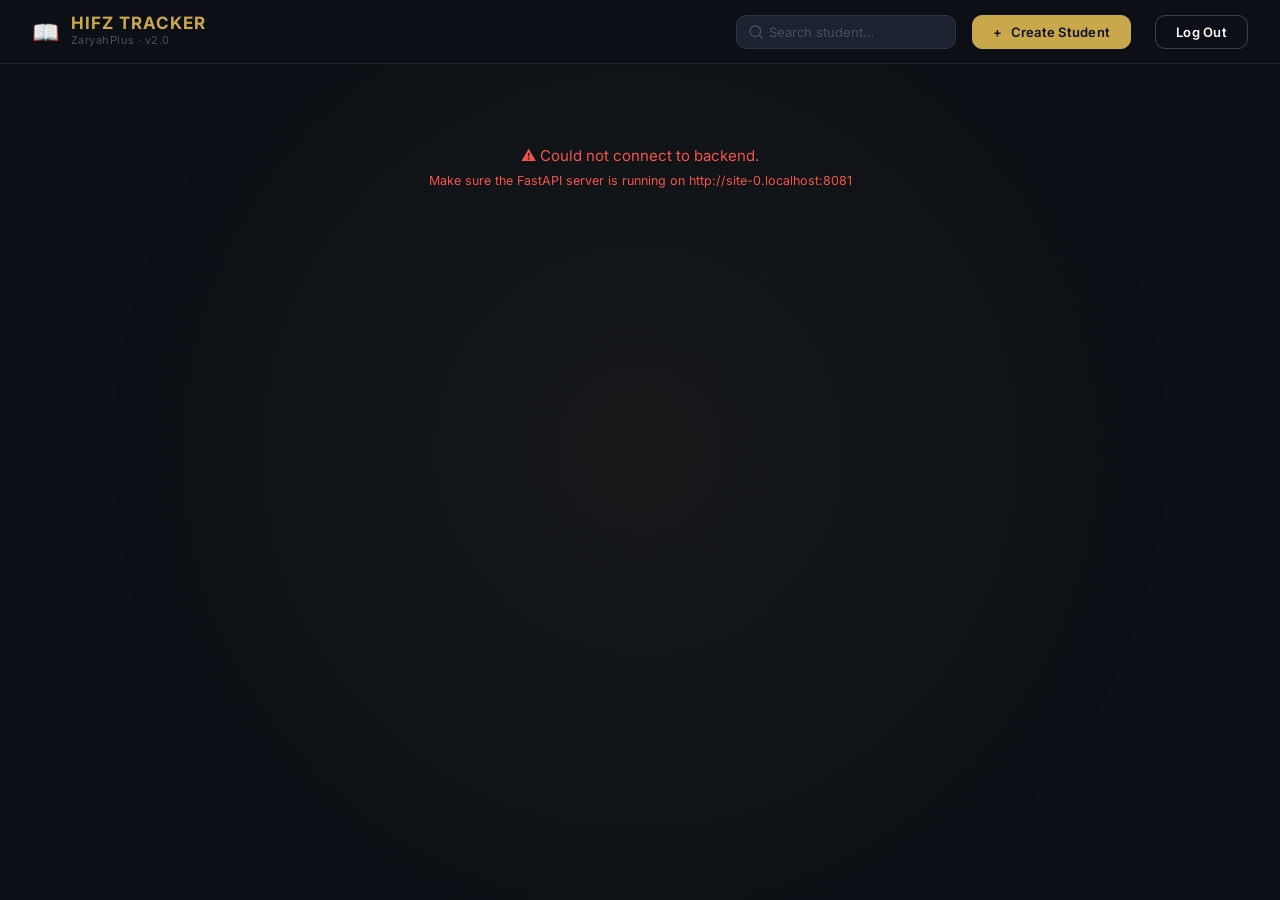
<file: frontend/index.html>
<!DOCTYPE html>
<html lang="en">
<head>
  <meta charset="UTF-8" />
  <meta name="viewport" content="width=device-width, initial-scale=1.0" />

  <!-- SEO -->
  <title>HIFZ TRACKER 2.0 — ZaryahPlus</title>
  <meta
    name="description"
    content="Internal Hifz progress tracker for coordinators. Manage student memorization records across batch years."
  />

  <!-- Google Fonts — Inter (body) + Amiri (Arabic feel accent) -->
  <link rel="preconnect" href="https://fonts.googleapis.com" />
  <link rel="preconnect" href="https://fonts.gstatic.com" crossorigin />
  <link
    href="https://fonts.googleapis.com/css2?family=Inter:wght@300;400;500;600;700&display=swap"
    rel="stylesheet"
  />

  <link rel="stylesheet" href="style.css" />
</head>
<body>
  <div class="live-bg" aria-hidden="true">
    <span class="bg-particle" style="--x:10%; --y:15%; --s:1; --d:0s;"></span>
    <span class="bg-particle" style="--x:25%; --y:85%; --s:0.6; --d:-5s;"></span>
    <span class="bg-particle" style="--x:45%; --y:35%; --s:1.2; --d:-2s;"></span>
    <span class="bg-particle" style="--x:60%; --y:70%; --s:0.8; --d:-8s;"></span>
    <span class="bg-particle" style="--x:80%; --y:25%; --s:1.5; --d:-12s;"></span>
    <span class="bg-particle" style="--x:90%; --y:65%; --s:0.7; --d:-3s;"></span>
    <span class="bg-particle" style="--x:5%;  --y:55%; --s:1.1; --d:-15s;"></span>
    <span class="bg-particle" style="--x:35%; --y:10%; --s:0.9; --d:-7s;"></span>
    <span class="bg-particle" style="--x:70%; --y:90%; --s:1.3; --d:-1s;"></span>
    <span class="bg-particle" style="--x:15%; --y:95%; --s:0.5; --d:-10s;"></span>
    <span class="bg-particle" style="--x:55%; --y:45%; --s:1.4; --d:-18s;"></span>
    <span class="bg-particle" style="--x:85%; --y:5%;  --s:0.8; --d:-4s;"></span>
    <span class="bg-particle" style="--x:50%; --y:100%;--s:1;   --d:-6s;"></span>
    <span class="bg-particle" style="--x:95%; --y:30%; --s:1.2; --d:-14s;"></span>
    <span class="bg-particle" style="--x:20%; --y:40%; --s:0.7; --d:-9s;"></span>
  </div>

  <!-- ════════════════════════════════════════════════════════════
       SPLASH SCREEN — ZaryahPlus brand intro
       Removed from DOM by script.js after CSS exit animation ends.
  ════════════════════════════════════════════════════════════ -->
  <div id="splash" role="presentation" aria-hidden="true">

    <!-- Floating gold particles -->
    <div class="splash-particles">
      <span class="sp" style="--x:7%;  --y:20%; --d:0.10s"></span>
      <span class="sp" style="--x:88%; --y:16%; --d:0.40s"></span>
      <span class="sp" style="--x:74%; --y:76%; --d:0.70s"></span>
      <span class="sp" style="--x:18%; --y:80%; --d:0.20s"></span>
      <span class="sp" style="--x:50%; --y:7%;  --d:0.90s"></span>
      <span class="sp" style="--x:93%; --y:50%; --d:0.30s"></span>
      <span class="sp" style="--x:5%;  --y:57%; --d:0.60s"></span>
      <span class="sp" style="--x:63%; --y:91%; --d:0.00s"></span>
      <span class="sp" style="--x:37%; --y:11%; --d:0.80s"></span>
      <span class="sp" style="--x:82%; --y:40%; --d:0.50s"></span>
      <span class="sp" style="--x:28%; --y:63%; --d:0.35s"></span>
      <span class="sp" style="--x:56%; --y:33%; --d:0.65s"></span>
    </div>

    <!-- Central medallion: two rings + icon -->
    <div class="splash-medallion">
      <div class="splash-ring splash-ring--outer"></div>
      <div class="splash-ring splash-ring--inner"></div>
      <div class="splash-icon" aria-hidden="true">📖</div>
    </div>

    <!-- Brand text block -->
    <div class="splash-text-group">
      <div class="splash-title">HIFZ TRACKER</div>
      <div class="splash-version">VERSION 2.0</div>
      <div class="splash-sep"></div>
      <div class="splash-brand">ZaryahPlus</div>
    </div>

  </div><!-- /#splash -->

  <!-- ════════════════════════════════════════════════════════════
       HEADER
  ════════════════════════════════════════════════════════════ -->
  <header class="app-header" role="banner">
    <div class="header-inner">
      <div class="brand">
        <span class="brand-icon" aria-hidden="true">📖</span>
        <div>
          <h1 class="brand-title">HIFZ TRACKER</h1>
          <span class="brand-sub">ZaryahPlus · v2.0</span>
        </div>
      </div>

      <div class="header-actions">
        <!-- Search -->
        <div class="search-wrapper" role="search">
          <span class="search-icon" aria-hidden="true">
            <svg width="16" height="16" viewBox="0 0 24 24" fill="none"
                 stroke="currentColor" stroke-width="2" stroke-linecap="round"
                 stroke-linejoin="round">
              <circle cx="11" cy="11" r="8"/><line x1="21" y1="21" x2="16.65" y2="16.65"/>
            </svg>
          </span>
          <input
            id="search-input"
            type="search"
            class="search-input"
            placeholder="Search student…"
            autocomplete="off"
            aria-label="Search student by name"
          />
        </div>

        <!-- Create Student -->
        <button
          id="btn-open-create-modal"
          class="btn btn-primary"
          aria-label="Create new student"
        >
          <span aria-hidden="true">+</span> Create Student
        </button>
        
        <!-- Logout -->
        <button
          id="btn-logout"
          class="btn"
          style="background: transparent; border: 1px solid rgba(255, 255, 255, 0.2); color: white; margin-left: 8px;"
          aria-label="Log out"
        >
          Log Out
        </button>
      </div>
    </div>
  </header>

  <!-- ════════════════════════════════════════════════════════════
       MAIN CONTENT — batch-year columns rendered by script.js
  ════════════════════════════════════════════════════════════ -->
  <main id="board" class="board" role="main" aria-label="Student batch board">
    <!-- Populated dynamically by script.js — no hardcoded cards here -->
    <div id="loading-state" class="state-message" aria-live="polite">
      Loading students…
    </div>
  </main>

  <!-- ════════════════════════════════════════════════════════════
       CREATE STUDENT MODAL
  ════════════════════════════════════════════════════════════ -->
  <div
    id="modal-create"
    class="modal-overlay"
    role="dialog"
    aria-modal="true"
    aria-labelledby="modal-create-title"
    hidden
  >
    <div class="modal-card">
      <div class="modal-header">
        <h2 id="modal-create-title" class="modal-title">Create Student</h2>
        <button
          id="btn-close-create-modal"
          class="btn-icon"
          aria-label="Close modal"
        >✕</button>
      </div>

      <form id="form-create-student" novalidate>

        <div class="form-group">
          <label class="form-label" for="create-full-name">Full Name</label>
          <input
            id="create-full-name"
            name="full_name"
            type="text"
            class="form-input"
            placeholder="e.g. Ahmed Ali"
            required
            maxlength="120"
          />
        </div>

        <div class="form-group">
          <label class="form-label" for="create-batch-year">Batch Year</label>
          <select id="create-batch-year" name="batch_year" class="form-select" required>
            <!-- Populated by script.js -->
          </select>
        </div>

        <div class="form-group">
          <label class="form-label" for="create-start-juz">Current / Starting Juz</label>
          <select id="create-start-juz" class="form-select" required>
            <!-- Populated by script.js -->
          </select>
        </div>
        
        <div class="form-group" style="margin-top: var(--space-4);">
          <label class="form-label" style="display: flex; align-items: center; gap: 8px; cursor: pointer; user-select: none;">
            <input type="checkbox" id="create-has-previous-juz" style="width: 16px; height: 16px; accent-color: var(--color-accent);">
            <span style="font-weight: 500;">Has this student already memorized any Para?</span>
          </label>
        </div>
        
        <div id="create-previous-juz-section" class="form-group" style="display: none; margin-top: var(--space-3); padding: var(--space-3); background: var(--color-surface-2); border-radius: var(--radius-md); border: 1px solid var(--color-border);">
          <label class="form-label" style="margin-bottom: var(--space-3);">Select all previously memorized Para</label>
          <div id="create-juz-grid" class="juz-grid">
            <!-- 30 juz buttons injected by JS -->
          </div>
        </div>
        
        <div id="create-error" class="form-error" role="alert" hidden></div>

        <div class="modal-footer">
          <button type="submit" id="btn-create-submit" class="btn btn-primary btn-full">
            Create Student
          </button>
        </div>

      </form>
    </div>
  </div>

  <!-- ════════════════════════════════════════════════════════════
       HISTORY MODAL — shown when "Record 🕒" is clicked
  ════════════════════════════════════════════════════════════ -->
  <div
    id="modal-history"
    class="history-modal-overlay"
    role="dialog"
    aria-modal="true"
    aria-labelledby="history-modal-title"
    hidden
  >
    <div class="history-modal-card">
      <div class="history-modal-header">
        <div class="history-modal-title-group">
          <h2 id="history-modal-title" class="history-modal-title">Progress Record</h2>
          <span id="history-modal-subtitle" class="history-modal-subtitle">—</span>
        </div>
        <div style="display:flex;align-items:center;gap:12px;">
          <span id="history-modal-badge" class="history-modal-badge">0 entries</span>
          <button id="btn-close-history-modal" class="btn-icon" aria-label="Close record">✕</button>
        </div>
      </div>
      <div class="history-modal-body" id="history-modal-body">
        <!-- Populated by script.js -->
      </div>
    </div>
  </div>

  <!-- ════════════════════════════════════════════════════════════
       UPDATE PROGRESS MODAL
  ════════════════════════════════════════════════════════════ -->
  <div
    id="modal-update"
    class="modal-overlay"
    role="dialog"
    aria-modal="true"
    aria-labelledby="modal-update-title"
    hidden
  >
    <div class="modal-card">
      <div class="modal-header">
        <div style="display:flex; flex-direction:column; gap:2px;">
          <h2 id="modal-update-title" class="modal-title">Update Progress</h2>
          <span id="modal-update-subtitle" style="font-size: var(--font-size-xs); color: var(--color-text-muted);">—</span>
        </div>
        <button
          id="btn-close-update-modal"
          class="btn-icon"
          aria-label="Close update form"
        >✕</button>
      </div>

      <form id="form-daily-progress" novalidate>
        
        <div class="dp-section">
          <div class="dp-section-header">
            <h3 class="dp-title">SABAQ</h3>
            <label class="dp-checkbox">
              <input type="checkbox" id="dp-sabaq-not-recited">
              <span class="dp-checkmark"></span> Not Recited
            </label>
          </div>
          <div class="dp-grid" id="dp-sabaq-fields">
            <div class="form-group" id="dp-sabaq-juz-group"></div>
            <div class="form-group" id="dp-sabaq-surah-group"></div>
            <div class="form-group">
              <label class="form-label" for="dp-sabaq-start">Start Ayah</label>
              <input type="number" id="dp-sabaq-start" class="form-input" min="1" placeholder="1">
            </div>
            <div class="form-group">
              <label class="form-label" for="dp-sabaq-end">End Ayah</label>
              <input type="number" id="dp-sabaq-end" class="form-input" min="1" placeholder="10">
            </div>
          </div>
        </div>

        <div class="dp-section" id="dp-sp-section">
          <div class="dp-section-header">
            <h3 class="dp-title">SABAQ PARA</h3>
            <label class="dp-checkbox">
              <input type="checkbox" id="dp-sp-not-recited">
              <span class="dp-checkmark"></span> Not Recited
            </label>
          </div>
          <div class="dp-grid" id="dp-sp-fields">
            <div class="form-group" id="dp-sp-start-surah-group"></div>
            <div class="form-group">
              <label class="form-label" for="dp-sp-start">Start Ayah</label>
              <input type="number" id="dp-sp-start" class="form-input" min="1" placeholder="1">
            </div>
            <div class="form-group" id="dp-sp-end-surah-group"></div>
            <div class="form-group">
              <label class="form-label" for="dp-sp-end">End Ayah</label>
              <input type="number" id="dp-sp-end" class="form-input" min="1" placeholder="10">
            </div>
          </div>
        </div>

        <div class="dp-section" id="dp-para-section">
          <div class="dp-section-header">
            <h3 class="dp-title">PARA</h3>
          </div>
          <div id="para-entries-container"></div>
          <button type="button" id="btn-add-para" class="btn btn-secondary" style="margin-top:var(--space-2); padding:var(--space-2); font-size:var(--font-size-sm);">+ Add Para Entry</button>
        </div>

        <div class="dp-section" style="border-bottom:none;">
          <label class="form-label" for="dp-comment">Comment</label>
          <textarea id="dp-comment" class="form-input" rows="2" placeholder="Notes for today..."></textarea>
        </div>

        <div class="form-row" style="margin-top:var(--space-2);">
          <div class="form-group">
            <label class="form-label" for="dp-date">Date</label>
            <input type="date" id="dp-date" class="form-input" required>
          </div>
        </div>

        <div id="dp-error" class="form-error" role="alert" hidden style="margin-top:var(--space-3);"></div>
        
        <div class="modal-footer" style="display:flex; gap:var(--space-3); align-items:center;">
          <button type="submit" id="btn-dp-submit" class="btn btn-primary" style="flex:1;">Submit Daily Progress</button>
        </div>
      </form>



      <div style="margin-top: var(--space-4); border-top: 1px solid var(--color-border); padding-top: var(--space-4);">
          <button type="button" id="btn-delete-student" class="btn btn-danger" aria-label="Delete Student" title="Delete Student" style="width: 100%;">Delete Student Permanently</button>
      </div>
    </div>
  </div>

  <script src="script.js?v=2.0.9"></script>
</body>
</html>
</file>
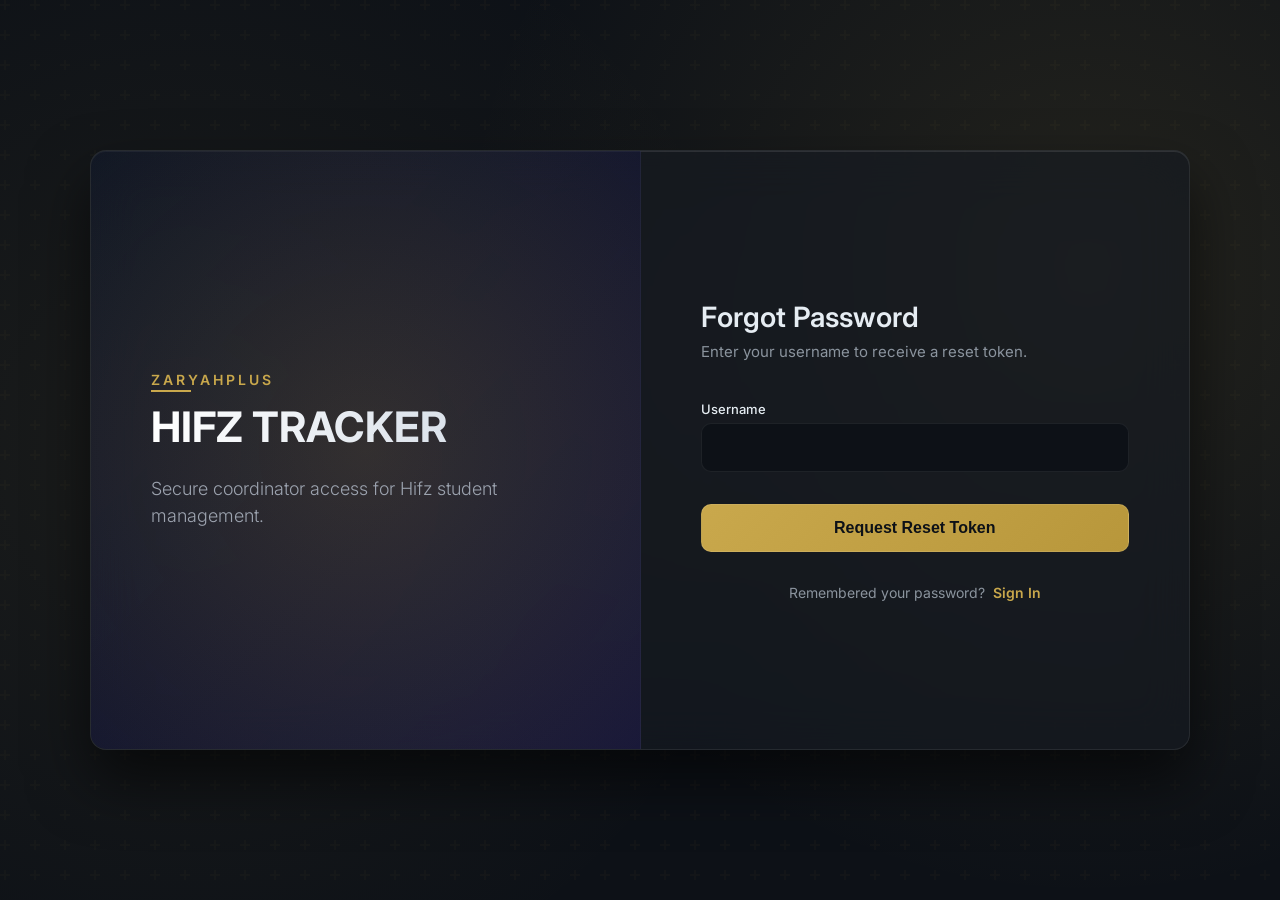
<file: frontend/forgot-password.html>
<!DOCTYPE html>
<html lang="en">
<head>
  <meta charset="UTF-8" />
  <meta name="viewport" content="width=device-width, initial-scale=1.0"/>
  <title>Forgot Password — ZaryahPlus</title>
  <link rel="preconnect" href="https://fonts.googleapis.com">
  <link rel="preconnect" href="https://fonts.gstatic.com" crossorigin>
  <link href="https://fonts.googleapis.com/css2?family=Inter:wght@300;400;500;600;700&display=swap" rel="stylesheet">
  <link rel="stylesheet" href="auth.css">
</head>
<body>

  <div class="auth-container">
    
    <!-- Branding Side -->
    <div class="auth-branding">
      <div class="brand-zaryah">ZaryahPlus</div>
      <h1 class="brand-title">HIFZ TRACKER</h1>
      <p class="brand-desc">Secure coordinator access for Hifz student management.</p>
    </div>

    <!-- Form Side -->
    <div class="auth-form-wrapper">
      <div class="auth-header">
        <h2>Forgot Password</h2>
        <p>Enter your username to receive a reset token.</p>
      </div>

      <div id="auth-error" class="auth-error"></div>
      
      <!-- SUCCESS BOX FOR PROTOTYPING -->
      <div id="success-msg" class="auth-error" style="display: none; background: rgba(201, 168, 76, 0.1); border-color: var(--auth-gold); color: var(--auth-gold); font-size: 13px; line-height: 1.5; word-break: break-all;">
      </div>

      <form id="forgot-password-form" class="auth-form">
        <div class="form-group">
          <label class="form-label" for="username">Username</label>
          <input type="text" id="username" name="username" class="form-input" autocomplete="username" required>
        </div>
        
        <button type="submit" id="forgot-btn" class="btn-submit">Request Reset Token</button>
      </form>
      
      <div class="auth-links">
        Remembered your password? <a href="login.html">Sign In</a>
      </div>
    </div>
    
  </div>

  <script src="auth.js"></script>
</body>
</html>
</file>
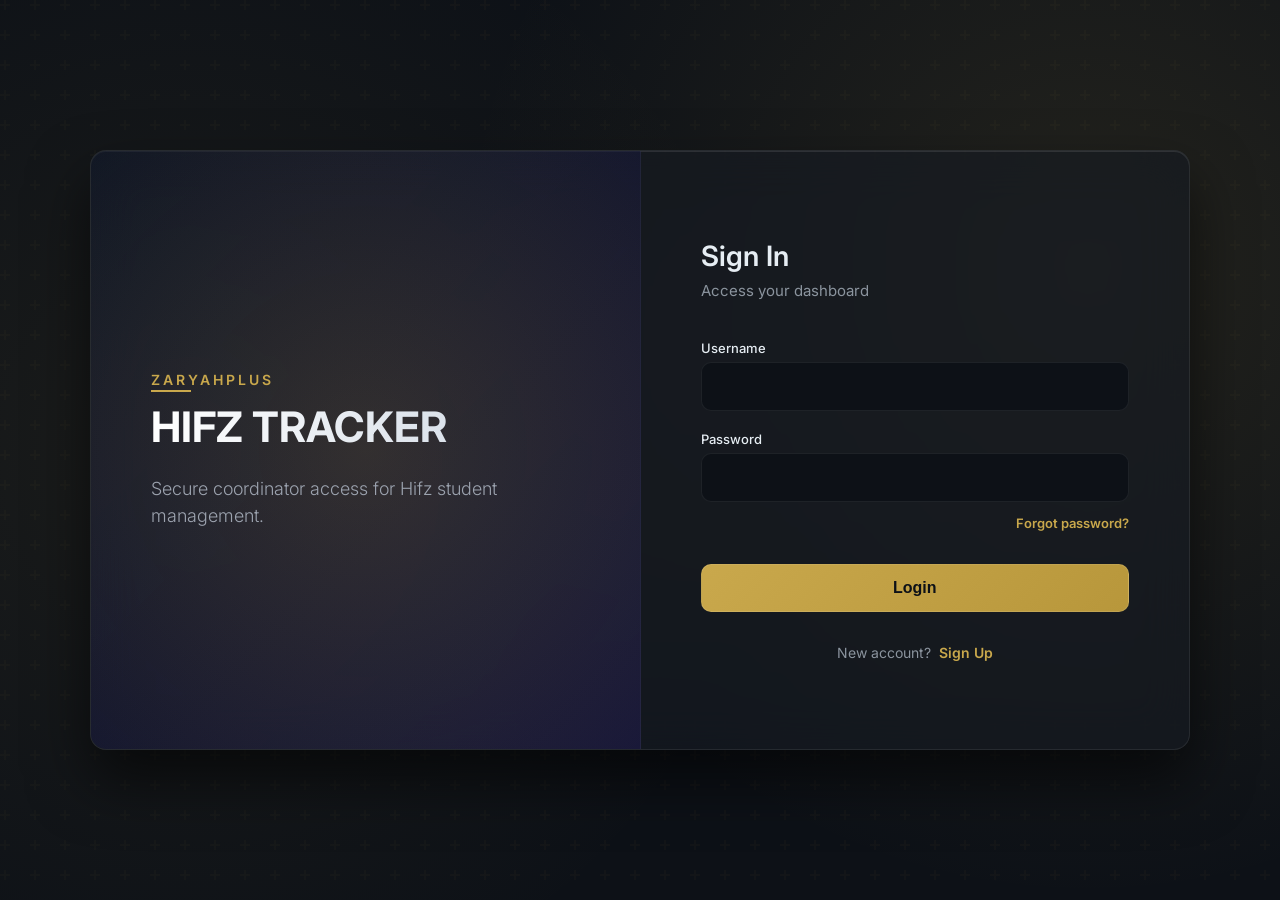
<file: frontend/login.html>
<!DOCTYPE html>
<html lang="en">
<head>
  <meta charset="UTF-8">
  <meta name="viewport" content="width=device-width, initial-scale=1.0">
  <title>Login — ZaryahPlus</title>
  <link rel="preconnect" href="https://fonts.googleapis.com" />
  <link rel="preconnect" href="https://fonts.gstatic.com" crossorigin />
  <link href="https://fonts.googleapis.com/css2?family=Inter:wght@300;400;500;600;700&display=swap" rel="stylesheet" />
  <link rel="stylesheet" href="auth.css" />
</head>
<body>
  <div class="auth-container">
    <div class="auth-branding">
      <div class="brand-zaryah">ZARYAHPLUS</div>
      <h1 class="brand-title">HIFZ TRACKER</h1>
      <p class="brand-desc">Secure coordinator access for Hifz student management.</p>
    </div>
    
    <div class="auth-form-wrapper">
      <div class="auth-header">
        <h2>Sign In</h2>
        <p>Access your dashboard</p>
      </div>
      
      <div id="auth-error" class="auth-error"></div>
      
      <form id="login-form" class="auth-form">
        <div class="form-group">
          <label class="form-label" for="username">Username</label>
          <input type="text" id="username" name="username" class="form-input" autocomplete="username" required>
        </div>
        
        <div class="form-group">
          <label class="form-label" for="password">Password</label>
          <input type="text" id="password" name="password" class="form-input" autocomplete="off" onfocus="this.type='password'" required>
          <div style="text-align: right; margin-top: 4px;">
            <a href="forgot-password.html" style="color: var(--auth-gold); font-size: 13px; text-decoration: none; font-weight: 600;">Forgot password?</a>
          </div>
        </div>
        
        <button type="submit" id="login-btn" class="btn-submit">Login</button>
      </form>
      
      <div class="auth-links">
        <div>New account? <a href="signup.html">Sign Up</a></div>
      </div>
    </div>
  </div>

  <script src="auth.js?v=3"></script>
</body>
</html>
</file>
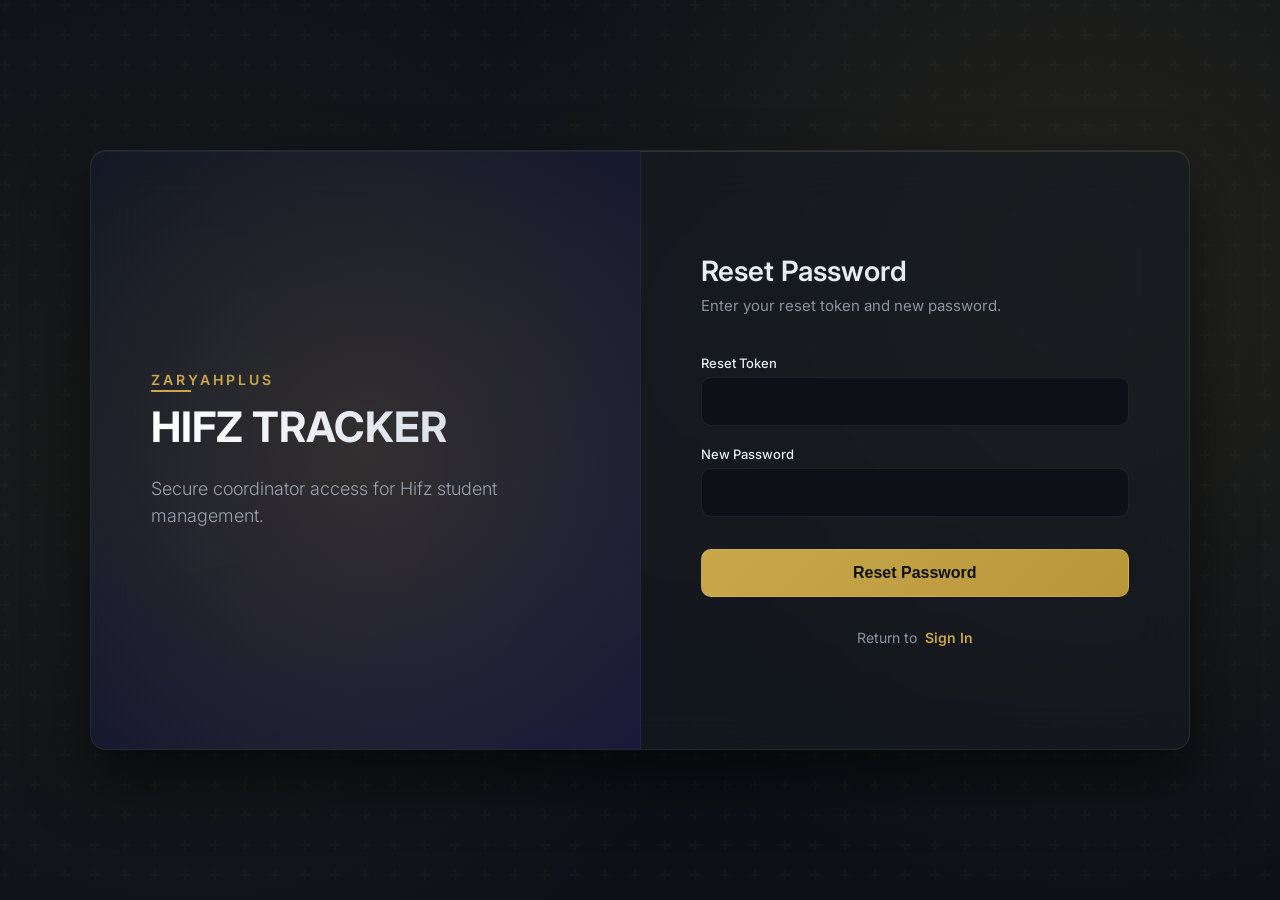
<file: frontend/reset-password.html>
<!DOCTYPE html>
<html lang="en">
<head>
  <meta charset="UTF-8" />
  <meta name="viewport" content="width=device-width, initial-scale=1.0"/>
  <title>Reset Password — ZaryahPlus</title>
  <link rel="preconnect" href="https://fonts.googleapis.com">
  <link rel="preconnect" href="https://fonts.gstatic.com" crossorigin>
  <link href="https://fonts.googleapis.com/css2?family=Inter:wght@300;400;500;600;700&display=swap" rel="stylesheet">
  <link rel="stylesheet" href="auth.css">
</head>
<body>

  <div class="auth-container">
    
    <!-- Branding Side -->
    <div class="auth-branding">
      <div class="brand-zaryah">ZaryahPlus</div>
      <h1 class="brand-title">HIFZ TRACKER</h1>
      <p class="brand-desc">Secure coordinator access for Hifz student management.</p>
    </div>

    <!-- Form Side -->
    <div class="auth-form-wrapper">
      <div class="auth-header">
        <h2>Reset Password</h2>
        <p>Enter your reset token and new password.</p>
      </div>

      <div id="auth-error" class="auth-error"></div>

      <form id="reset-password-form" class="auth-form">
        <!-- Hidden username field: tells Chrome what username this password belongs to.
             Populated by JS after the user requests their token on forgot-password.html. -->
        <input type="text" id="rp-username" name="username" autocomplete="username"
               style="display:none" tabindex="-1" aria-hidden="true">

        <div class="form-group">
          <label class="form-label" for="token">Reset Token</label>
          <!-- autocomplete="off" prevents Chrome treating the token as a username -->
          <input type="text" id="token" name="token" class="form-input"
                 autocomplete="off" spellcheck="false" required>
        </div>
        
        <div class="form-group">
          <label class="form-label" for="new_password">New Password</label>
          <input type="password" id="new_password" name="new_password" class="form-input"
                 autocomplete="new-password" required>
        </div>
        
        <button type="submit" id="reset-btn" class="btn-submit">Reset Password</button>
      </form>
      
      <div class="auth-links">
        Return to <a href="login.html">Sign In</a>
      </div>
    </div>
    
  </div>

  <script src="auth.js"></script>
</body>
</html>
</file>
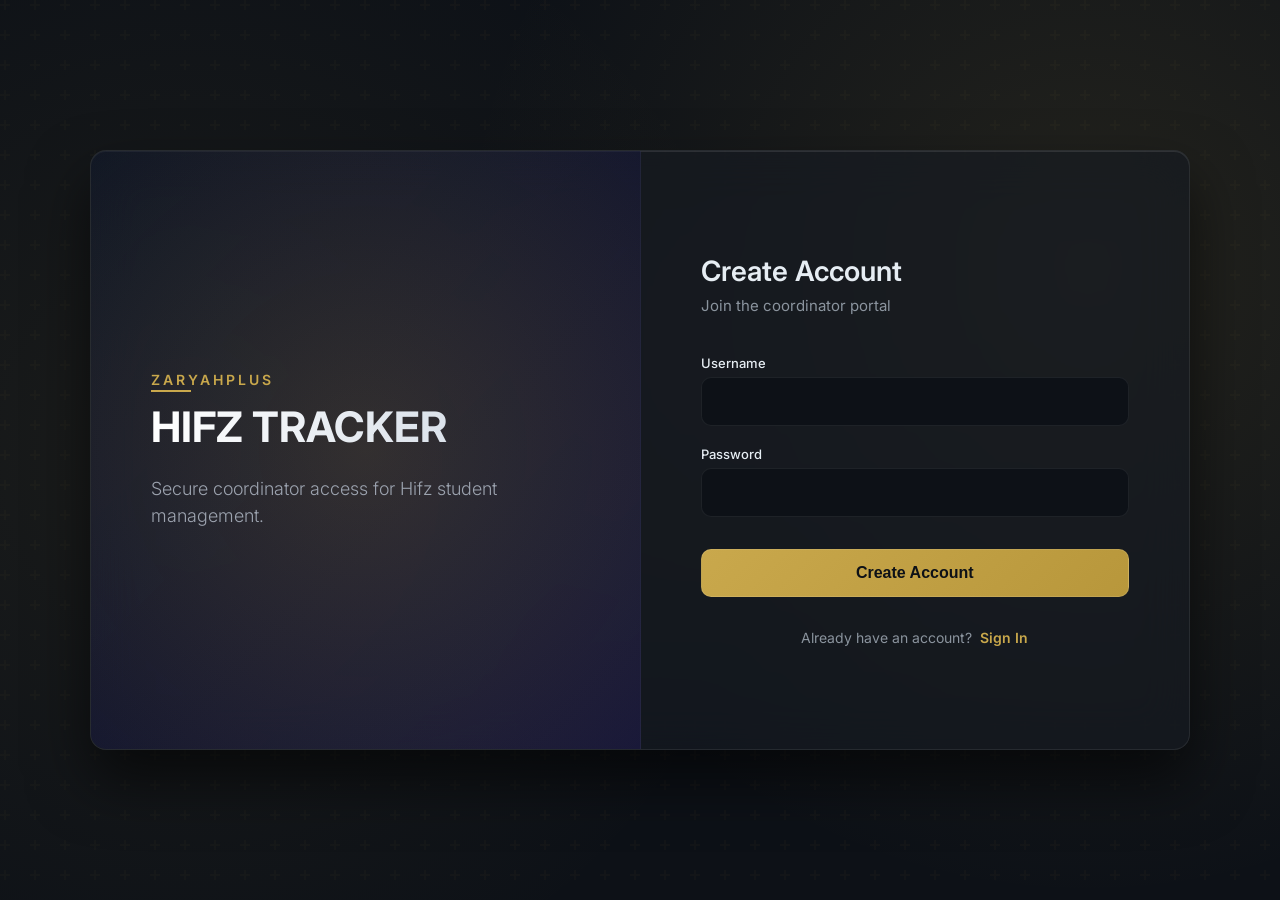
<file: frontend/signup.html>
<!DOCTYPE html>
<html lang="en">
<head>
  <meta charset="UTF-8">
  <meta name="viewport" content="width=device-width, initial-scale=1.0">
  <title>Sign Up — ZaryahPlus</title>
  <link rel="preconnect" href="https://fonts.googleapis.com" />
  <link rel="preconnect" href="https://fonts.gstatic.com" crossorigin />
  <link href="https://fonts.googleapis.com/css2?family=Inter:wght@300;400;500;600;700&display=swap" rel="stylesheet" />
  <link rel="stylesheet" href="auth.css" />
</head>
<body>
  <div class="auth-container">
    <div class="auth-branding">
      <div class="brand-zaryah">ZARYAHPLUS</div>
      <h1 class="brand-title">HIFZ TRACKER</h1>
      <p class="brand-desc">Secure coordinator access for Hifz student management.</p>
    </div>
    
    <div class="auth-form-wrapper">
      <div class="auth-header">
        <h2>Create Account</h2>
        <p>Join the coordinator portal</p>
      </div>
      
      <div id="auth-error" class="auth-error"></div>
      
      <form id="signup-form" class="auth-form">
        <div class="form-group">
          <label class="form-label" for="username">Username</label>
          <input type="text" id="username" name="username" class="form-input" autocomplete="username" required>
        </div>
        
        <div class="form-group">
          <label class="form-label" for="password">Password</label>
          <input type="password" id="password" name="password" class="form-input" autocomplete="new-password" required>
        </div>
        
        <button type="submit" id="signup-btn" class="btn-submit">Create Account</button>
      </form>
      
      <div class="auth-links">
        <div>Already have an account? <a href="login.html">Sign In</a></div>
      </div>
    </div>
  </div>

  <script src="auth.js?v=3"></script>
</body>
</html>
</file>
<file: frontend/style.css>
/* ═══════════════════════════════════════════════════════════════════════════
   style.css — HIFZ TRACKER 2.0
   ZaryahPlus-inspired design system.

   Structure:
     1. CSS Custom Properties (design tokens)
     2. Reset & Base
     3. Typography
     4. Layout — Header
     5. Layout — Board (batch columns)
     6. Component — Student Card
     7. Component — Update Inline Form
     8. Component — Modals
     9. Component — Form Controls
    10. Component — Buttons
    11. Utility — States (loading, empty)
    12. Animations & Transitions
    13. Responsive
═══════════════════════════════════════════════════════════════════════════ */

/* ─────────────────────────────────────────────────────────────────────────
   1. DESIGN TOKENS
───────────────────────────────────────────────────────────────────────── */
:root {
  /* Brand palette — ZaryahPlus: deep navy + warm gold accent */
  --color-bg:           #0d1117;
  --color-surface:      #161b22;
  --color-surface-2:    #1c2230;
  --color-surface-3:    #212836;
  --color-border:       rgba(255,255,255,0.07);
  --color-border-hover: rgba(255,255,255,0.14);

  --color-accent:       #c9a84c;       /* warm gold */
  --color-accent-dim:   rgba(201,168,76,0.15);
  --color-accent-hover: #d9b95c;

  --color-text-primary:   #e6edf3;
  --color-text-secondary: #8b949e;
  --color-text-muted:     #484f58;

  --color-success: #3fb950;
  --color-danger:  #f85149;
  --color-warning: #d29922;

  /* Spacing scale */
  --space-1:  4px;
  --space-2:  8px;
  --space-3: 12px;
  --space-4: 16px;
  --space-5: 20px;
  --space-6: 24px;
  --space-8: 32px;
  --space-10: 40px;
  --space-12: 48px;

  /* Border radius */
  --radius-sm:  6px;
  --radius-md: 10px;
  --radius-lg: 14px;
  --radius-xl: 20px;

  /* Typography */
  --font-body:  'Inter', system-ui, -apple-system, sans-serif;
  --font-size-xs:   11px;
  --font-size-sm:   13px;
  --font-size-base: 14px;
  --font-size-md:   15px;
  --font-size-lg:   17px;
  --font-size-xl:   20px;
  --font-size-2xl:  24px;

  /* Shadows */
  --shadow-card:  0 1px 3px rgba(0,0,0,0.4), 0 4px 16px rgba(0,0,0,0.3);
  --shadow-modal: 0 8px 40px rgba(0,0,0,0.7);

  /* Transitions */
  --transition-fast:   150ms ease;
  --transition-normal: 250ms ease;
  --transition-slow:   400ms ease;

  /* Column */
  --column-width: 260px;
  --column-gap:    20px;
  --header-height: 64px;
}

/* ─────────────────────────────────────────────────────────────────────────
   2. RESET & BASE
───────────────────────────────────────────────────────────────────────── */
*, *::before, *::after {
  box-sizing: border-box;
  margin: 0;
  padding: 0;
}

html {
  scroll-behavior: smooth;
  -webkit-text-size-adjust: 100%;
  background-color: var(--color-bg);
}

body {
  font-family: var(--font-body);
  font-size: var(--font-size-base);
  color: var(--color-text-primary);
  line-height: 1.6;
  min-height: 100vh;
  overflow-x: hidden;
  -webkit-font-smoothing: antialiased;
  position: relative;
}

/* ─────────────────────────────────────────────────────────────────────────
   LITE LIVE BACKGROUND ANIMATION (GOLD PARTICLES)
───────────────────────────────────────────────────────────────────────── */
.live-bg {
  position: fixed;
  top: 0; left: 0; right: 0; bottom: 0;
  pointer-events: none;
  z-index: 0;
  overflow: hidden;
  background: radial-gradient(circle at 50% 50%, rgba(201, 168, 76, 0.05) 0%, transparent 70%);
}

.bg-particle {
  position: absolute;
  top: var(--y);
  left: var(--x);
  width: 4px;
  height: 4px;
  background: var(--color-accent);
  border-radius: 50%;
  opacity: 0;
  box-shadow: 0 0 8px 2px rgba(201, 168, 76, 0.4);
  animation: floatParticle 20s linear infinite;
  animation-delay: var(--d);
  transform: scale(var(--s));
}

@keyframes floatParticle {
  0% {
    transform: translateY(0) scale(var(--s));
    opacity: 0;
  }
  10% {
    opacity: 0.6;
  }
  90% {
    opacity: 0.6;
  }
  100% {
    transform: translateY(-200px) scale(var(--s));
    opacity: 0;
  }
}

/* ─────────────────────────────────────────────────────────────────────────
   3. TYPOGRAPHY
───────────────────────────────────────────────────────────────────────── */
h1, h2, h3, h4 {
  font-weight: 600;
  line-height: 1.25;
  color: var(--color-text-primary);
}

a {
  color: var(--color-accent);
  text-decoration: none;
}

/* ─────────────────────────────────────────────────────────────────────────
   4. HEADER
───────────────────────────────────────────────────────────────────────── */
.app-header {
  position: sticky;
  top: 0;
  z-index: 100;
  height: var(--header-height);
  background: rgba(13,17,23,0.88);
  backdrop-filter: blur(12px);
  -webkit-backdrop-filter: blur(12px);
  border-bottom: 1px solid var(--color-border);
}

.header-inner {
  max-width: 1600px;
  margin: 0 auto;
  height: 100%;
  padding: 0 var(--space-8);
  display: flex;
  align-items: center;
  justify-content: space-between;
  gap: var(--space-6);
}

/* Brand */
.brand {
  display: flex;
  align-items: center;
  gap: var(--space-3);
  flex-shrink: 0;
}

.brand-icon {
  font-size: 22px;
  line-height: 1;
}

.brand-title {
  font-size: var(--font-size-lg);
  font-weight: 700;
  letter-spacing: 0.06em;
  color: var(--color-accent);
}

.brand-sub {
  display: block;
  font-size: var(--font-size-xs);
  color: var(--color-text-muted);
  letter-spacing: 0.04em;
  font-weight: 400;
  margin-top: -2px;
}

/* Header actions */
.header-actions {
  display: flex;
  align-items: center;
  gap: var(--space-4);
  flex: 1;
  justify-content: flex-end;
}

/* ─────────────────────────────────────────────────────────────────────────
   5. BOARD — batch-year columns
───────────────────────────────────────────────────────────────────────── */
.board {
  max-width: 1600px;
  margin: 0 auto;
  padding: var(--space-8) var(--space-8) var(--space-12);
  display: flex;
  flex-direction: row;
  flex-wrap: nowrap;
  align-items: flex-start;
  gap: var(--column-gap);
  overflow-x: auto;
  min-height: calc(100vh - var(--header-height));
}

/* Each batch column */
.batch-column {
  flex: 0 0 var(--column-width);
  background: var(--color-surface);
  border: 1px solid var(--color-border);
  border-radius: var(--radius-xl);
  padding: var(--space-5);
  display: flex;
  flex-direction: column;
  gap: var(--space-3);
  transition: border-color var(--transition-fast);
  animation: columnFadeIn var(--transition-slow) both;
}

.batch-column:hover {
  border-color: var(--color-border-hover);
}

/* Column header label */
.batch-label {
  font-size: var(--font-size-xs);
  font-weight: 700;
  letter-spacing: 0.1em;
  text-transform: uppercase;
  color: var(--color-accent);
  padding: var(--space-1) var(--space-2);
  background: var(--color-accent-dim);
  border-radius: var(--radius-sm);
  display: inline-block;
  margin-bottom: var(--space-1);
}

.batch-count {
  font-size: var(--font-size-xs);
  color: var(--color-text-muted);
  margin-left: var(--space-2);
  font-weight: 400;
  letter-spacing: 0;
  text-transform: none;
}

/* ─────────────────────────────────────────────────────────────────────────
   6. STUDENT CARD
───────────────────────────────────────────────────────────────────────── */
.student-card {
  background: var(--color-surface-2);
  border: 1px solid var(--color-border);
  border-radius: var(--radius-lg);
  padding: var(--space-5);
  display: flex;
  flex-direction: column;
  gap: var(--space-3);
  transition:
    border-color var(--transition-fast),
    transform var(--transition-fast),
    box-shadow var(--transition-fast);
  animation: cardSlideIn var(--transition-normal) both;
}

.student-card:hover {
  border-color: var(--color-border-hover);
  transform: translateY(-1px);
  box-shadow: var(--shadow-card);
}

.card-name {
  font-size: var(--font-size-md);
  font-weight: 600;
  color: var(--color-text-primary);
  line-height: 1.3;
}

.card-meta {
  display: flex;
  flex-direction: column;
  gap: var(--space-1);
}

.card-meta-row {
  display: flex;
  justify-content: space-between;
  align-items: baseline;
  gap: var(--space-2);
}

.card-meta-label {
  font-size: var(--font-size-xs);
  color: var(--color-text-muted);
  font-weight: 500;
  letter-spacing: 0.04em;
  text-transform: uppercase;
  flex-shrink: 0;
}

.card-meta-value {
  font-size: var(--font-size-sm);
  color: var(--color-text-secondary);
  text-align: right;
  word-break: break-word;
}

.card-juz-badge {
  display: inline-block;
  background: var(--color-accent-dim);
  color: var(--color-accent);
  font-size: var(--font-size-xs);
  font-weight: 700;
  padding: 2px var(--space-2);
  border-radius: var(--radius-sm);
  letter-spacing: 0.04em;
}

.card-divider {
  height: 1px;
  background: var(--color-border);
  margin: var(--space-1) 0;
}

.card-updated {
  font-size: var(--font-size-xs);
  color: var(--color-text-muted);
  font-style: italic;
}

/* ─────────────────────────────────────────────────────────────────────────
   7. INLINE UPDATE FORM (card expansion)
───────────────────────────────────────────────────────────────────────── */
.card-update-form {
  display: none;
  flex-direction: column;
  gap: var(--space-3);
  padding-top: var(--space-3);
  border-top: 1px solid var(--color-border);
  animation: expandDown var(--transition-normal) both;
}

.card-update-form.is-open {
  display: flex;
}

.update-form-title {
  font-size: var(--font-size-xs);
  font-weight: 600;
  letter-spacing: 0.08em;
  text-transform: uppercase;
  color: var(--color-text-muted);
}

/* ─────────────────────────────────────────────────────────────────────────
   8. MODALS
───────────────────────────────────────────────────────────────────────── */
.modal-overlay {
  position: fixed;
  inset: 0;
  background: rgba(0,0,0,0.72);
  z-index: 200;
  display: flex;
  align-items: center;
  justify-content: center;
  padding: var(--space-5);
  animation: fadeIn var(--transition-fast) both;
}

.modal-overlay[hidden] {
  display: none;
}

.modal-card {
  background: var(--color-surface);
  border: 1px solid var(--color-border-hover);
  border-radius: var(--radius-xl);
  padding: var(--space-8);
  width: 100%;
  max-width: 460px;
  box-shadow: var(--shadow-modal);
  animation: slideUp var(--transition-normal) both;
  max-height: 90vh;
  overflow-y: auto;
}

.modal-header {
  display: flex;
  align-items: center;
  justify-content: space-between;
  margin-bottom: var(--space-6);
}

.modal-title {
  font-size: var(--font-size-xl);
  font-weight: 700;
}

.modal-footer {
  margin-top: var(--space-6);
}

/* ─────────────────────────────────────────────────────────────────────────
   9. FORM CONTROLS
───────────────────────────────────────────────────────────────────────── */
.form-group {
  display: flex;
  flex-direction: column;
  gap: var(--space-2);
}

.form-row {
  display: grid;
  grid-template-columns: minmax(0, 1fr) minmax(0, 1fr);
  gap: var(--space-4);
}

.form-label {
  font-size: var(--font-size-xs);
  font-weight: 600;
  letter-spacing: 0.06em;
  text-transform: uppercase;
  color: var(--color-text-secondary);
}

.form-input,
.form-select {
  width: 100%;
  background: var(--color-surface-3);
  border: 1px solid var(--color-border);
  border-radius: var(--radius-md);
  color: var(--color-text-primary);
  font-family: var(--font-body);
  font-size: var(--font-size-base);
  padding: var(--space-3) var(--space-4);
  outline: none;
  transition: border-color var(--transition-fast), box-shadow var(--transition-fast);
  appearance: none;
  -webkit-appearance: none;
}

.form-select {
  background-image: url("data:image/svg+xml,%3Csvg xmlns='http://www.w3.org/2000/svg' width='12' height='12' viewBox='0 0 24 24' fill='none' stroke='%238b949e' stroke-width='2.5'%3E%3Cpolyline points='6 9 12 15 18 9'/%3E%3C/svg%3E");
  background-repeat: no-repeat;
  background-position: right 12px center;
  padding-right: var(--space-8);
  cursor: pointer;
}

.form-input:focus,
.form-select:focus {
  border-color: var(--color-accent);
  box-shadow: 0 0 0 3px var(--color-accent-dim);
}

.form-input::placeholder {
  color: var(--color-text-muted);
}

/* inline compact variants used inside card update form */
.form-input-sm,
.form-select-sm {
  padding: var(--space-2) var(--space-3);
  font-size: var(--font-size-sm);
  border-radius: var(--radius-sm);
}

.form-error {
  font-size: var(--font-size-sm);
  color: var(--color-danger);
  background: rgba(248,81,73,0.1);
  border: 1px solid rgba(248,81,73,0.25);
  border-radius: var(--radius-sm);
  padding: var(--space-2) var(--space-3);
}

/* ─────────────────────────────────────────────────────────────────────────
   9.5 HISTORY MODAL
───────────────────────────────────────────────────────────────────────── */

/* Full-screen modal overlay — sits above everything */
.history-modal-overlay {
  position: fixed;
  inset: 0;
  background: rgba(0, 0, 0, 0.78);
  z-index: 300;
  display: flex;
  align-items: center;
  justify-content: center;
  padding: var(--space-5);
  animation: fadeIn var(--transition-fast) both;
  backdrop-filter: blur(4px);
  -webkit-backdrop-filter: blur(4px);
}

.history-modal-overlay[hidden] {
  display: none;
}

/* Modal panel */
.history-modal-card {
  background: var(--color-surface);
  border: 1px solid var(--color-border-hover);
  border-radius: var(--radius-xl);
  width: 100%;
  max-width: 680px;
  max-height: 88vh;
  display: flex;
  flex-direction: column;
  box-shadow: 0 24px 64px rgba(0,0,0,0.6), 0 0 0 1px rgba(201,168,76,0.08);
  animation: slideUp var(--transition-normal) both;
  overflow: hidden;
}

/* Header */
.history-modal-header {
  display: flex;
  align-items: center;
  justify-content: space-between;
  padding: var(--space-6) var(--space-8);
  border-bottom: 1px solid var(--color-border);
  flex-shrink: 0;
}

.history-modal-title-group {
  display: flex;
  flex-direction: column;
  gap: 2px;
}

.history-modal-title {
  font-size: var(--font-size-xl);
  font-weight: 700;
  color: var(--color-text-primary);
  line-height: 1.2;
}

.history-modal-subtitle {
  font-size: var(--font-size-xs);
  color: var(--color-text-muted);
  font-weight: 400;
  letter-spacing: 0.03em;
}

.history-modal-badge {
  display: inline-flex;
  align-items: center;
  justify-content: center;
  background: var(--color-accent-dim);
  color: var(--color-accent);
  font-size: var(--font-size-xs);
  font-weight: 700;
  padding: 3px 10px;
  border-radius: 99px;
  letter-spacing: 0.04em;
  white-space: nowrap;
}

/* Scrollable body */
.history-modal-body {
  flex: 1;
  overflow-y: auto;
  padding: var(--space-6) var(--space-8);
  scrollbar-width: thin;
  scrollbar-color: var(--color-border) transparent;
}

.history-modal-body::-webkit-scrollbar {
  width: 4px;
}
.history-modal-body::-webkit-scrollbar-track {
  background: transparent;
}
.history-modal-body::-webkit-scrollbar-thumb {
  background: var(--color-border);
  border-radius: 2px;
}

/* ── Timeline ─────────────────────────────────────────────────── */
.history-timeline {
  position: relative;
  display: flex;
  flex-direction: column;
  gap: 0;
}

/* Vertical spine line */
.history-timeline::before {
  content: '';
  position: absolute;
  left: 15px;
  top: 8px;
  bottom: 8px;
  width: 1px;
  background: linear-gradient(
    to bottom,
    var(--color-accent),
    rgba(201,168,76,0.15) 85%,
    transparent
  );
}

/* Single timeline entry */
.history-entry {
  display: grid;
  grid-template-columns: 32px 1fr;
  gap: var(--space-4);
  padding: var(--space-3) 0;
  position: relative;
  animation: cardSlideIn var(--transition-normal) both;
}

/* Dot on the spine */
.history-entry-dot {
  width: 11px;
  height: 11px;
  border-radius: 50%;
  background: var(--color-accent);
  border: 2px solid var(--color-surface);
  box-shadow: 0 0 0 2px var(--color-accent);
  margin-top: 4px;
  margin-left: 10px;
  flex-shrink: 0;
  transition: transform var(--transition-fast);
}

.history-entry:first-child .history-entry-dot {
  box-shadow: 0 0 0 3px var(--color-accent), 0 0 12px rgba(201,168,76,0.4);
}

.history-entry:not(:first-child) .history-entry-dot {
  background: var(--color-border-hover);
  box-shadow: 0 0 0 2px var(--color-border-hover);
}

/* Content bubble */
.history-entry-content {
  background: var(--color-surface-2);
  border: 1px solid var(--color-border);
  border-radius: var(--radius-lg);
  padding: var(--space-4) var(--space-5);
  transition: border-color var(--transition-fast);
}

.history-entry:first-child .history-entry-content {
  border-color: rgba(201,168,76,0.25);
  background: rgba(201,168,76,0.04);
}

.history-entry-content:hover {
  border-color: var(--color-border-hover);
}

.history-entry-date {
  font-size: var(--font-size-sm);
  font-weight: 700;
  color: var(--color-accent);
  letter-spacing: 0.05em;
  margin-bottom: var(--space-2);
  display: flex;
  align-items: center;
  gap: var(--space-2);
}

.history-entry-date .latest-tag {
  font-size: 9px;
  background: var(--color-accent);
  color: #0d1117;
  padding: 1px 6px;
  border-radius: 99px;
  font-weight: 700;
  letter-spacing: 0.06em;
  text-transform: uppercase;
}

.history-entry-details {
  display: flex;
  align-items: center;
  gap: var(--space-3);
  flex-wrap: wrap;
}

.history-entry-juz {
  display: inline-flex;
  align-items: center;
  background: var(--color-accent-dim);
  color: var(--color-accent);
  font-size: var(--font-size-sm);
  font-weight: 700;
  padding: 3px 10px;
  border-radius: var(--radius-sm);
  letter-spacing: 0.04em;
}

.history-entry-surah {
  font-size: var(--font-size-md);
  color: var(--color-text-primary);
  font-weight: 500;
}

.history-entry-ayah {
  font-size: var(--font-size-sm);
  color: var(--color-text-muted);
  font-weight: 400;
}

/* Empty state inside modal */
.history-empty {
  display: flex;
  flex-direction: column;
  align-items: center;
  justify-content: center;
  gap: var(--space-3);
  padding: var(--space-12) var(--space-8);
  color: var(--color-text-muted);
  text-align: center;
}

.history-empty-icon {
  font-size: 40px;
  opacity: 0.4;
}

.history-empty-text {
  font-size: var(--font-size-sm);
  line-height: 1.6;
}

/* Loading state */
.history-loading {
  display: flex;
  align-items: center;
  justify-content: center;
  gap: var(--space-3);
  padding: var(--space-12);
  color: var(--color-text-muted);
  font-size: var(--font-size-sm);
}

/* Spinner */
.history-spinner {
  width: 18px;
  height: 18px;
  border: 2px solid var(--color-border);
  border-top-color: var(--color-accent);
  border-radius: 50%;
  animation: spin 0.7s linear infinite;
}

@keyframes spin {
  to { transform: rotate(360deg); }
}

/* ─────────────────────────────────────────────────────────────────────────
   10. BUTTONS
───────────────────────────────────────────────────────────────────────── */
.btn {
  display: inline-flex;
  align-items: center;
  justify-content: center;
  gap: var(--space-2);
  font-family: var(--font-body);
  font-size: var(--font-size-sm);
  font-weight: 600;
  letter-spacing: 0.02em;
  padding: var(--space-2) var(--space-5);
  border-radius: var(--radius-md);
  border: 1px solid transparent;
  cursor: pointer;
  transition:
    background-color var(--transition-fast),
    border-color var(--transition-fast),
    transform var(--transition-fast),
    box-shadow var(--transition-fast);
  white-space: nowrap;
  user-select: none;
}

.btn:active {
  transform: scale(0.97);
}

.btn-primary {
  background: var(--color-accent);
  color: #0d1117;
  border-color: var(--color-accent);
}

.btn-primary:hover {
  background: var(--color-accent-hover);
  border-color: var(--color-accent-hover);
  box-shadow: 0 2px 12px rgba(201,168,76,0.35);
}

.btn-secondary {
  background: transparent;
  color: var(--color-text-secondary);
  border-color: var(--color-border);
}

.btn-secondary:hover {
  border-color: var(--color-border-hover);
  color: var(--color-text-primary);
  background: var(--color-surface-3);
}

.btn-danger {
  background: transparent;
  color: var(--color-danger);
  border-color: rgba(248,81,73,0.3);
}

.btn-danger:hover {
  background: rgba(248,81,73,0.1);
  border-color: var(--color-danger);
}

.btn-sm {
  font-size: var(--font-size-xs);
  padding: var(--space-1) var(--space-3);
  border-radius: var(--radius-sm);
}

.btn-full {
  width: 100%;
}

/* Icon-only close button */
.btn-icon {
  background: transparent;
  border: none;
  color: var(--color-text-muted);
  font-size: 18px;
  cursor: pointer;
  padding: var(--space-1);
  border-radius: var(--radius-sm);
  line-height: 1;
  transition: color var(--transition-fast), background var(--transition-fast);
}

.btn-icon:hover {
  color: var(--color-text-primary);
  background: var(--color-surface-3);
}

/* ─────────────────────────────────────────────────────────────────────────
   11. UTILITY STATES
───────────────────────────────────────────────────────────────────────── */
.state-message {
  width: 100%;
  text-align: center;
  padding: var(--space-12) var(--space-8);
  color: var(--color-text-muted);
  font-size: var(--font-size-md);
}

.state-message--error {
  color: var(--color-danger);
}

/* Search — hide non-matching cards */
.student-card[data-hidden="true"] {
  display: none;
}

/* Hide an entire batch column when all its cards are hidden */
.batch-column[data-hidden="true"] {
  display: none;
}

/* ── Empty-board state ───────────────────────────────────────────────── */

/*
  When the board has no students, body gets the class `is-empty-board`.
  This hides the header Create button (redundant when the centred CTA exists)
  and shows the full-page empty state in the board area.
*/
.is-empty-board #btn-open-create-modal {
  display: none;
}

.empty-state {
  display: flex;
  flex-direction: column;
  align-items: center;
  justify-content: center;
  text-align: center;
  flex: 1;
  width: 100%;
  padding: var(--space-12) var(--space-8);
  gap: var(--space-5);
  animation: fadeIn var(--transition-slow) both;
}

.empty-state__icon {
  font-size: 56px;
  line-height: 1;
  margin-bottom: var(--space-2);
  filter: drop-shadow(0 4px 16px rgba(201,168,76,0.25));
  animation: floatIcon 3s ease-in-out infinite;
}

.empty-state__title {
  font-size: var(--font-size-2xl);
  font-weight: 700;
  color: var(--color-text-primary);
  letter-spacing: -0.01em;
}

.empty-state__sub {
  font-size: var(--font-size-md);
  color: var(--color-text-muted);
  max-width: 340px;
  line-height: 1.7;
}

/* Larger primary button variant for the empty state CTA */
.btn-lg {
  font-size: var(--font-size-md);
  padding: var(--space-3) var(--space-8);
  border-radius: var(--radius-lg);
  margin-top: var(--space-2);
  box-shadow: 0 4px 20px rgba(201,168,76,0.3);
}

.btn-lg:hover {
  transform: translateY(-2px);
  box-shadow: 0 6px 28px rgba(201,168,76,0.45);
}

@keyframes floatIcon {
  0%, 100% { transform: translateY(0);    }
  50%       { transform: translateY(-8px); }
}

/* ─────────────────────────────────────────────────────────────────────────
   12. SEARCH BAR
───────────────────────────────────────────────────────────────────────── */
.search-wrapper {
  position: relative;
  display: flex;
  align-items: center;
}

.search-icon {
  position: absolute;
  left: var(--space-3);
  color: var(--color-text-muted);
  pointer-events: none;
  display: flex;
}

.search-input {
  background: var(--color-surface-2);
  border: 1px solid var(--color-border);
  border-radius: var(--radius-md);
  color: var(--color-text-primary);
  font-family: var(--font-body);
  font-size: var(--font-size-sm);
  padding: var(--space-2) var(--space-4) var(--space-2) var(--space-8);
  outline: none;
  width: 220px;
  transition: border-color var(--transition-fast), width var(--transition-normal);
}

.search-input:focus {
  border-color: var(--color-accent);
  box-shadow: 0 0 0 3px var(--color-accent-dim);
  width: 280px;
}

.search-input::placeholder {
  color: var(--color-text-muted);
}

/* Hide browser default clear button on search inputs */
.search-input::-webkit-search-cancel-button {
  -webkit-appearance: none;
}

/* ─────────────────────────────────────────────────────────────────────────
   13. ANIMATIONS
───────────────────────────────────────────────────────────────────────── */
@keyframes fadeIn {
  from { opacity: 0; }
  to   { opacity: 1; }
}

@keyframes slideUp {
  from { opacity: 0; transform: translateY(16px); }
  to   { opacity: 1; transform: translateY(0);    }
}

@keyframes columnFadeIn {
  from { opacity: 0; transform: translateY(10px); }
  to   { opacity: 1; transform: translateY(0);    }
}

@keyframes cardSlideIn {
  from { opacity: 0; transform: translateX(-6px); }
  to   { opacity: 1; transform: translateX(0);    }
}

@keyframes expandDown {
  from { opacity: 0; transform: scaleY(0.9); transform-origin: top; }
  to   { opacity: 1; transform: scaleY(1);   transform-origin: top; }
}

/* ─────────────────────────────────────────────────────────────────────────
   14. RESPONSIVE
───────────────────────────────────────────────────────────────────────── */
@media (max-width: 680px) {
  .header-inner {
    padding: 0 var(--space-5);
    flex-wrap: wrap;
    height: auto;
    padding-top: var(--space-3);
    padding-bottom: var(--space-3);
  }

  .header-actions {
    width: 100%;
    justify-content: space-between;
  }

  .search-input,
  .search-input:focus {
    width: 160px;
  }

  .board {
    padding: var(--space-5);
  }

  .form-row {
    grid-template-columns: 1fr;
  }
}

/* ─────────────────────────────────────────────────────────────────────────
   15. SPLASH SCREEN — ZaryahPlus brand intro
───────────────────────────────────────────────────────────────────────── */

/* ── Container ─────────────────────────────────────────────────────────── */
#splash {
  position: fixed;
  inset: 0;
  z-index: 9999;
  display: flex;
  flex-direction: column;
  align-items: center;
  justify-content: center;
  gap: 36px;
  background: radial-gradient(ellipse 90% 70% at 50% 50%,
      #0f172a 0%,
      #06090f 100%);
  /* Exit: fade out + tiny scale-up at 2.5s, takes 0.7s */
  animation: splashExit 0.7s cubic-bezier(0.4, 0, 1, 1) 2.5s forwards;
  pointer-events: none;
  user-select: none;
  overflow: hidden;
}

/* Soft radial glow behind the medallion */
#splash::before {
  content: '';
  position: absolute;
  width: 420px;
  height: 420px;
  border-radius: 50%;
  background: radial-gradient(circle,
      rgba(201, 168, 76, 0.13) 0%,
      transparent 68%);
  animation: splashGlowPulse 2s ease-in-out 0.4s infinite alternate;
  pointer-events: none;
}

/* Single horizontal shimmer sweep */
#splash::after {
  content: '';
  position: absolute;
  top: 50%;
  left: -100%;
  width: 100%;
  height: 1px;
  background: linear-gradient(90deg,
      transparent 0%,
      rgba(201, 168, 76, 0.55) 50%,
      transparent 100%);
  animation: splashShimmer 1.4s cubic-bezier(0.4, 0, 0.6, 1) 0.5s forwards;
  pointer-events: none;
}

/* ── Particles ─────────────────────────────────────────────────────────── */
.splash-particles {
  position: absolute;
  inset: 0;
  pointer-events: none;
  overflow: hidden;
}

.sp {
  position: absolute;
  left:   var(--x, 50%);
  top:    var(--y, 50%);
  width:  4px;
  height: 4px;
  border-radius: 50%;
  background: var(--color-accent);
  opacity: 0;
  animation: spFloat 2s ease-out var(--d, 0s) forwards;
}

/* ── Medallion ─────────────────────────────────────────────────────────── */
.splash-medallion {
  position: relative;
  width: 152px;
  height: 152px;
  display: flex;
  align-items: center;
  justify-content: center;
  animation: splashMedallionReveal 1s cubic-bezier(0.16, 1, 0.3, 1) 0.1s both;
}

.splash-ring {
  position: absolute;
  inset: 0;
  border-radius: 50%;
}

.splash-ring--outer {
  border: 1.5px solid rgba(201, 168, 76, 0.85);
  box-shadow:
    0 0 14px rgba(201, 168, 76, 0.35),
    inset 0 0 14px rgba(201, 168, 76, 0.08);
  animation: splashRingRotate 18s linear infinite;
}

/* Eight tick marks via a repeating conic mask */
.splash-ring--outer::before {
  content: '';
  position: absolute;
  inset: -5px;
  border-radius: 50%;
  border: 4px solid transparent;
  background:
    repeating-conic-gradient(
      rgba(201, 168, 76, 0.9) 0deg 1.5deg,
      transparent 1.5deg 45deg
    ) border-box;
  -webkit-mask:
    radial-gradient(transparent 70%, black 71%, black 76%, transparent 77%);
  mask:
    radial-gradient(transparent 70%, black 71%, black 76%, transparent 77%);
  animation: splashRingRotate 18s linear infinite;
}

.splash-ring--inner {
  inset: 20px;
  border: 1px solid rgba(201, 168, 76, 0.3);
  animation: splashRingRotate 11s linear infinite reverse;
}

.splash-icon {
  font-size: 54px;
  line-height: 1;
  filter: drop-shadow(0 0 14px rgba(201, 168, 76, 0.65));
  animation: splashIconPop 0.65s cubic-bezier(0.34, 1.56, 0.64, 1) 0.7s both;
  position: relative;
  z-index: 1;
}

/* ── Text block ────────────────────────────────────────────────────────── */
.splash-text-group {
  display: flex;
  flex-direction: column;
  align-items: center;
  gap: 9px;
}

.splash-title {
  font-family: var(--font-body);
  font-size: 27px;
  font-weight: 800;
  letter-spacing: 0.18em;
  color: var(--color-accent);
  text-shadow: 0 0 24px rgba(201, 168, 76, 0.4);
  animation: splashTextUp 0.7s cubic-bezier(0.16, 1, 0.3, 1) 1.05s both;
}

.splash-version {
  font-size: 11px;
  font-weight: 600;
  letter-spacing: 0.32em;
  color: rgba(201, 168, 76, 0.5);
  text-transform: uppercase;
  animation: splashTextUp 0.7s cubic-bezier(0.16, 1, 0.3, 1) 1.2s both;
}

.splash-sep {
  width: 48px;
  height: 1px;
  background: linear-gradient(90deg,
      transparent,
      rgba(201, 168, 76, 0.65),
      transparent);
  margin: 2px 0;
  transform-origin: center;
  animation: splashSepExpand 0.8s ease 1.35s both;
}

.splash-brand {
  font-size: 12px;
  font-weight: 500;
  letter-spacing: 0.28em;
  text-transform: uppercase;
  color: var(--color-text-muted);
  animation: splashTextUp 0.7s cubic-bezier(0.16, 1, 0.3, 1) 1.52s both;
}

/* ── Splash keyframes ──────────────────────────────────────────────────── */
@keyframes splashExit {
  0%   { opacity: 1; transform: none; }
  100% { opacity: 0; transform: scale(1.05); }
}

@keyframes splashGlowPulse {
  from { opacity: 0.6; transform: scale(0.88); }
  to   { opacity: 1;   transform: scale(1.08); }
}

@keyframes splashShimmer {
  from { left: -100%; }
  to   { left:  200%; }
}

@keyframes splashMedallionReveal {
  from { opacity: 0; transform: scale(0.55); }
  to   { opacity: 1; transform: scale(1);    }
}

@keyframes splashRingRotate {
  to { transform: rotate(360deg); }
}

@keyframes splashIconPop {
  from {
    opacity: 0;
    transform: scale(0.3);
    filter: blur(6px) drop-shadow(0 0 0 rgba(201,168,76,0));
  }
  to {
    opacity: 1;
    transform: scale(1);
    filter: drop-shadow(0 0 14px rgba(201,168,76,0.65));
  }
}

@keyframes splashTextUp {
  from { opacity: 0; transform: translateY(16px); }
  to   { opacity: 1; transform: translateY(0);    }
}

@keyframes splashSepExpand {
  from { transform: scaleX(0); opacity: 0; }
  to   { transform: scaleX(1); opacity: 1; }
}

@keyframes spFloat {
  0%  { opacity: 0;   transform: translateY(0)    scale(0);   }
  25% { opacity: 0.8; transform: translateY(-12px) scale(1);   }
  100%{ opacity: 0;   transform: translateY(-55px) scale(1.8); }
}

/* ─────────────────────────────────────────────────────────────────────────
   14. DAILY PROGRESS (PHASE C) - PREMIUM ZARYAHPLUS STYLE
───────────────────────────────────────────────────────────────────────── */

/* Tabs */
.update-tabs {
  display: flex;
  background: var(--color-surface-2);
  padding: var(--space-1);
  border-radius: var(--radius-md);
  margin-bottom: var(--space-5);
  border: 1px solid var(--color-border);
  box-shadow: inset 0 2px 4px rgba(0,0,0,0.3);
}

.update-tab {
  flex: 1;
  background: transparent;
  border: none;
  color: var(--color-text-secondary);
  padding: var(--space-2);
  font-size: var(--font-size-sm);
  font-weight: 600;
  cursor: pointer;
  border-radius: var(--radius-sm);
  transition: all var(--transition-fast);
}

.update-tab.active {
  background: var(--color-accent);
  color: var(--color-bg);
  box-shadow: 0 4px 12px rgba(201, 168, 76, 0.2);
}

.tab-pane {
  display: none;
  animation: fadeIn var(--transition-normal) both;
}
.tab-pane.active {
  display: block;
}

/* Premium Form Sections */
.dp-section {
  background: linear-gradient(145deg, var(--color-surface) 0%, var(--color-surface-2) 100%);
  border: 1px solid var(--color-border);
  border-radius: var(--radius-lg);
  padding: var(--space-4);
  margin-bottom: var(--space-4);
  box-shadow: 0 4px 12px rgba(0,0,0,0.2), inset 0 1px 0 rgba(255,255,255,0.05);
  position: relative;
  overflow: hidden;
}
.dp-section::before {
  content: '';
  position: absolute;
  top: 0; left: 0; right: 0;
  height: 2px;
  background: linear-gradient(90deg, transparent, var(--color-accent), transparent);
  opacity: 0.3;
}

.dp-section-header {
  display: flex;
  justify-content: space-between;
  align-items: center;
  margin-bottom: var(--space-4);
  padding-bottom: var(--space-3);
  border-bottom: 1px solid rgba(255,255,255,0.05);
}

.dp-title {
  font-size: var(--font-size-sm);
  font-weight: 700;
  color: var(--color-text);
  letter-spacing: 0.1em;
  display: flex;
  align-items: center;
  gap: var(--space-2);
}
.dp-title::before {
  content: '';
  display: block;
  width: 4px;
  height: 14px;
  background: var(--color-accent);
  border-radius: 4px;
}

/* Grid for Sabaq / Sabaq Para inputs */
.dp-grid {
  display: grid;
  grid-template-columns: 1fr 1fr;
  gap: var(--space-3);
}

.disabled-input {
  background: rgba(0,0,0,0.3) !important;
  color: var(--color-text-muted) !important;
  border-color: transparent !important;
  cursor: not-allowed;
  opacity: 0.6;
}

/* Custom Premium Toggle Switch (replaces cheap checkbox) */
.dp-checkbox {
  display: inline-flex;
  align-items: center;
  gap: var(--space-2);
  cursor: pointer;
  font-size: var(--font-size-xs);
  color: var(--color-text-secondary);
  font-weight: 600;
  user-select: none;
  transition: color 0.3s;
}

.dp-checkbox input {
  display: none;
}

.dp-checkmark {
  position: relative;
  width: 18px;
  height: 18px;
  background-color: var(--color-surface-3);
  border-radius: 4px;
  border: 1px solid var(--color-border);
  transition: background-color 0.2s ease, border-color 0.2s ease;
}

.dp-checkmark::after {
  content: "";
  position: absolute;
  display: none;
  left: 6px;
  top: 2px;
  width: 4px;
  height: 9px;
  border: solid white;
  border-width: 0 2px 2px 0;
  transform: rotate(45deg);
}

.dp-checkbox input:checked ~ .dp-checkmark {
  background-color: var(--color-danger);
  border-color: var(--color-danger);
}

.dp-checkbox input:checked ~ .dp-checkmark::after {
  display: block;
}

.dp-checkbox input:checked ~ span:last-child {
  color: var(--color-danger);
}

/* Premium Para Entry Cards */
.para-entry-card {
  background: var(--color-surface-2);
  border: 1px solid var(--color-border);
  padding: var(--space-4);
  border-radius: var(--radius-md);
  margin-bottom: var(--space-3);
  position: relative;
  box-shadow: inset 0 1px 0 rgba(255,255,255,0.03);
  transition: transform 0.2s, box-shadow 0.2s;
}
.para-entry-card:hover {
  border-color: rgba(255,255,255,0.15);
  box-shadow: inset 0 1px 0 rgba(255,255,255,0.05), 0 4px 12px rgba(0,0,0,0.1);
}

.btn-remove-para {
  position: absolute;
  top: var(--space-2);
  right: var(--space-2);
  background: rgba(239, 68, 68, 0.1);
  border: 1px solid rgba(239, 68, 68, 0.2);
  border-radius: 50%;
  width: 24px;
  height: 24px;
  display: flex;
  align-items: center;
  justify-content: center;
  color: var(--color-danger);
  font-size: 10px;
  cursor: pointer;
  transition: all 0.2s;
}
.btn-remove-para:hover {
  background: var(--color-danger);
  color: var(--color-bg);
  transform: scale(1.1);
}

/* Premium Locked UI State (Phase D) */
.dp-section.locked {
  pointer-events: none;
  border-color: rgba(255,255,255,0.02);
}

.dp-section.locked .dp-section-header,
.dp-section.locked .dp-grid,
.dp-section.locked #para-entries-container,
.dp-section.locked #btn-add-para {
  opacity: 0.15;
  filter: blur(3px) grayscale(100%);
  transition: all 0.4s ease;
}

.locked-overlay {
  position: absolute;
  top: 0; left: 0; right: 0; bottom: 0;
  display: flex;
  flex-direction: column;
  align-items: center;
  justify-content: center;
  background: rgba(10, 10, 10, 0.5);
  backdrop-filter: blur(2px);
  -webkit-backdrop-filter: blur(2px);
  z-index: 10;
  border-radius: var(--radius-lg);
  pointer-events: auto; /* Catch clicks to prevent interaction underneath */
  animation: fadeIn 0.4s ease both;
}

.locked-icon {
  font-size: 28px;
  margin-bottom: var(--space-2);
  filter: drop-shadow(0 2px 8px rgba(0,0,0,0.8));
  opacity: 0.8;
}

.locked-text {
  color: var(--color-text-secondary);
  font-weight: 600;
  font-size: var(--font-size-xs);
  letter-spacing: 0.1em;
  text-transform: uppercase;
  text-align: center;
  padding: 0 var(--space-4);
  text-shadow: 0 1px 4px rgba(0,0,0,0.9);
}

/* Phase E Timeline UI */
.tl-card {
  background: var(--color-surface-2);
  border: 1px solid var(--color-border);
  border-radius: var(--radius-md);
  margin-top: var(--space-2);
  padding: var(--space-3);
  display: flex;
  flex-direction: column;
  gap: var(--space-2);
  box-shadow: 0 4px 12px rgba(0,0,0,0.15);
}

.tl-item {
  display: flex;
  flex-direction: column;
  padding: var(--space-2);
  background: var(--color-surface-3);
  border-radius: var(--radius-sm);
  border-left: 3px solid var(--color-text-muted);
}
.tl-item.sabaq { border-left-color: var(--color-accent); }
.tl-item.sabaq-para { border-left-color: var(--color-info); }
.tl-item.para { border-left-color: var(--color-success); }
.tl-item.comment { border-left-color: var(--color-warning); font-style: italic; }
.tl-item.legacy { border-left-color: #6366f1; }
.tl-item.not-recited { border-left-color: var(--color-danger); opacity: 0.7; }

.tl-type-wrapper {
  display: flex;
  justify-content: space-between;
  align-items: center;
  margin-bottom: 2px;
}
.tl-type {
  font-size: 10px;
  font-weight: 700;
  letter-spacing: 0.05em;
  color: var(--color-text-muted);
}
.tl-item.sabaq .tl-type { color: var(--color-accent); }
.tl-detail {
  font-size: var(--font-size-sm);
  color: var(--color-text);
  font-weight: 500;
}
.tl-badge.badge-not-recited {
  background: rgba(239, 68, 68, 0.15);
  color: var(--color-danger);
  font-size: 10px;
  padding: 2px 6px;
  border-radius: 4px;
  font-weight: 600;
  border: 1px solid rgba(239, 68, 68, 0.3);
}

/* Phase G: Previous Juz Selection */
.juz-grid {
  display: grid;
  grid-template-columns: repeat(auto-fill, minmax(40px, 1fr));
  gap: 8px;
}
.juz-btn {
  background: var(--color-surface-3);
  border: 1px solid var(--color-border);
  border-radius: var(--radius-sm);
  padding: 8px 0;
  text-align: center;
  cursor: pointer;
  font-size: 12px;
  font-weight: 600;
  color: var(--color-text-muted);
  transition: all 0.2s ease;
  user-select: none;
}
.juz-btn:hover {
  background: var(--color-surface-hover);
  color: var(--color-text);
}
.juz-btn.selected {
  background: var(--color-accent);
  color: var(--color-bg);
  border-color: var(--color-accent);
  box-shadow: 0 0 12px rgba(167, 139, 250, 0.4);
}
.juz-btn.disabled {
  opacity: 0.3;
  cursor: not-allowed;
  pointer-events: none;
  background: var(--color-surface-3);
  color: var(--color-text-muted);
  border-color: var(--color-border);
}
</file>
<file: frontend/auth.css>
/* auth.css - ZaryahPlus Premium Auth UI */

:root {
  --auth-bg: #0d1117;
  --auth-surface: #161b22;
  --auth-surface-2: #1c2230;
  --auth-text-main: #e6edf3;
  --auth-text-muted: #8b949e;
  --auth-primary: #1c2230;
  --auth-primary-hover: #212836;
  --auth-border: rgba(255,255,255,0.07);
  --auth-input-bg: #0d1117;
  --auth-input-focus: #c9a84c;
  --auth-radius: 16px;
  --auth-shadow: 0 8px 40px rgba(0,0,0,0.7);
  --auth-font: 'Inter', system-ui, -apple-system, sans-serif;
  --auth-gold: #c9a84c;
}

* {
  box-sizing: border-box;
  margin: 0;
  padding: 0;
}

body {
  font-family: var(--auth-font);
  background-color: #0d1117;
  background-image: 
    radial-gradient(circle at 15% 50%, rgba(201, 168, 76, 0.08), transparent 50%),
    radial-gradient(circle at 85% 30%, rgba(201, 168, 76, 0.12), transparent 50%);
  color: var(--auth-text-main);
  min-height: 100vh;
  display: flex;
  align-items: center;
  justify-content: center;
  -webkit-font-smoothing: antialiased;
  position: relative;
}

body::before {
  content: '';
  position: absolute;
  top: 0; left: 0; right: 0; bottom: 0;
  background: url("data:image/svg+xml,%3Csvg width='60' height='60' viewBox='0 0 60 60' xmlns='http://www.w3.org/2000/svg'%3E%3Cg fill='none' fill-rule='evenodd'%3E%3Cg fill='%23c9a84c' fill-opacity='0.03'%3E%3Cpath d='M36 34v-4h-2v4h-4v2h4v4h2v-4h4v-2h-4zm0-30V0h-2v4h-4v2h4v4h2V6h4V4h-4zM6 34v-4H4v4H0v2h4v4h2v-4h4v-2H6zM6 4V0H4v4H0v2h4v4h2V6h4V4H6z'/%3E%3C/g%3E%3C/g%3E%3C/svg%3E");
  z-index: -1;
}

@keyframes fadeSlideUp {
  from { opacity: 0; transform: translateY(20px); }
  to { opacity: 1; transform: translateY(0); }
}

.auth-container {
  display: flex;
  width: 100%;
  max-width: 1100px;
  min-height: 600px;
  background: rgba(22, 27, 34, 0.65);
  backdrop-filter: blur(24px);
  -webkit-backdrop-filter: blur(24px);
  border: 1px solid rgba(255, 255, 255, 0.08);
  border-radius: var(--auth-radius);
  box-shadow: 0 30px 60px rgba(0,0,0,0.6), inset 0 1px 0 rgba(255,255,255,0.1);
  overflow: hidden;
  margin: 20px;
  animation: fadeSlideUp 0.8s cubic-bezier(0.16, 1, 0.3, 1) forwards;
}

/* Left Side - Branding */
@keyframes panBackground {
  0% { background-position: 0% 50%; }
  50% { background-position: 100% 50%; }
  100% { background-position: 0% 50%; }
}

.auth-branding {
  flex: 1;
  background: linear-gradient(135deg, rgba(15, 23, 42, 0.5) 0%, rgba(30, 27, 75, 0.6) 50%, rgba(15, 23, 42, 0.5) 100%);
  background-size: 200% 200%;
  animation: panBackground 15s ease infinite;
  color: #fff;
  padding: 60px;
  display: flex;
  flex-direction: column;
  justify-content: center;
  position: relative;
  overflow: hidden;
  border-right: 1px solid rgba(255,255,255,0.05);
}

@keyframes pulseOrb {
  from { transform: scale(0.8) translate(0, 0); opacity: 0.5; }
  to { transform: scale(1.1) translate(5%, 5%); opacity: 1; }
}

.auth-branding::before {
  content: '';
  position: absolute;
  top: -50%; left: -50%; right: -50%; bottom: -50%;
  background: radial-gradient(circle at center, rgba(212, 175, 55, 0.15) 0%, transparent 50%);
  animation: pulseOrb 8s ease-in-out infinite alternate;
}

.brand-zaryah {
  font-size: 14px;
  letter-spacing: 3px;
  text-transform: uppercase;
  color: var(--auth-gold);
  font-weight: 600;
  margin-bottom: 16px;
  position: relative;
  display: inline-block;
}

.brand-zaryah::after {
  content: '';
  position: absolute;
  bottom: -4px; left: 0; width: 40px; height: 2px;
  background: var(--auth-gold);
  transition: width 0.4s ease;
}
.auth-branding:hover .brand-zaryah::after {
  width: 100%;
}

.brand-title {
  font-size: 42px;
  font-weight: 700;
  line-height: 1.1;
  margin-bottom: 24px;
  position: relative;
  background: linear-gradient(to right, #ffffff, #cbd5e1);
  -webkit-background-clip: text;
  background-clip: text;
  -webkit-text-fill-color: transparent;
}

.brand-desc {
  font-size: 18px;
  color: #9ca3af;
  line-height: 1.5;
  font-weight: 300;
  max-width: 90%;
  position: relative;
}

/* Right Side - Form */
.auth-form-wrapper {
  flex: 1;
  padding: 60px;
  display: flex;
  flex-direction: column;
  justify-content: center;
  background: transparent;
}

.auth-header {
  margin-bottom: 40px;
}

.auth-header h2 {
  font-size: 28px;
  font-weight: 600;
  margin-bottom: 8px;
}

.auth-header p {
  color: var(--auth-text-muted);
  font-size: 15px;
}

.auth-form {
  display: flex;
  flex-direction: column;
  gap: 20px;
}

.form-group {
  display: flex;
  flex-direction: column;
  gap: 6px;
}

.form-label {
  font-size: 13px;
  font-weight: 500;
  color: var(--auth-text-main);
}

.form-input {
  width: 100%;
  padding: 14px 16px;
  font-size: 15px;
  font-family: inherit;
  border: 1px solid var(--auth-border);
  border-radius: 10px;
  background: var(--auth-input-bg);
  color: var(--auth-text-main);
  transition: all 0.3s cubic-bezier(0.16, 1, 0.3, 1);
  outline: none;
}

.form-input:focus {
  border-color: var(--auth-gold);
  background: var(--auth-surface-2);
  box-shadow: 0 0 0 4px rgba(201, 168, 76, 0.15);
  transform: translateY(-1px);
}

.btn-submit {
  background: linear-gradient(135deg, #c9a84c 0%, #b8973b 100%);
  color: #0d1117;
  border: 1px solid rgba(255,255,255,0.1);
  padding: 14px;
  border-radius: 10px;
  font-size: 16px;
  font-weight: 700;
  cursor: pointer;
  transition: all 0.3s cubic-bezier(0.16, 1, 0.3, 1);
  margin-top: 12px;
  position: relative;
  overflow: hidden;
}

.btn-submit::before {
  content: '';
  position: absolute;
  top: 0; left: -100%; width: 50%; height: 100%;
  background: linear-gradient(to right, transparent, rgba(255,255,255,0.1), transparent);
  transform: skewX(-25deg);
  transition: left 0.5s ease;
}

.btn-submit:hover:not(:disabled) {
  transform: translateY(-2px);
  box-shadow: 0 10px 20px -10px rgba(0, 0, 0, 0.8), 0 0 15px 0 rgba(201, 168, 76, 0.3);
  border-color: rgba(201, 168, 76, 0.8);
}

.btn-submit:hover:not(:disabled)::before {
  left: 150%;
}

.btn-submit:active:not(:disabled) {
  transform: translateY(0);
}

.btn-submit:disabled {
  opacity: 0.7;
  cursor: not-allowed;
  transform: none;
  box-shadow: none;
}

.auth-links {
  margin-top: 32px;
  text-align: center;
  font-size: 14px;
  color: var(--auth-text-muted);
}

.auth-links a {
  color: var(--auth-gold);
  text-decoration: none;
  font-weight: 600;
  margin-left: 4px;
  transition: all 0.2s ease;
}

.auth-links a:hover {
  text-decoration: underline;
  text-shadow: 0 0 8px rgba(201, 168, 76, 0.4);
}

.auth-error {
  color: #dc2626;
  background: #fef2f2;
  border: 1px solid #fecaca;
  padding: 12px;
  border-radius: 8px;
  font-size: 14px;
  margin-bottom: 20px;
  display: none;
}

/* Responsive */
@media (max-width: 860px) {
  .auth-container {
    flex-direction: column;
  }
  .auth-branding {
    padding: 40px;
    flex: none;
  }
  .brand-title {
    font-size: 32px;
  }
  .auth-form-wrapper {
    padding: 40px;
  }
}
</file>
